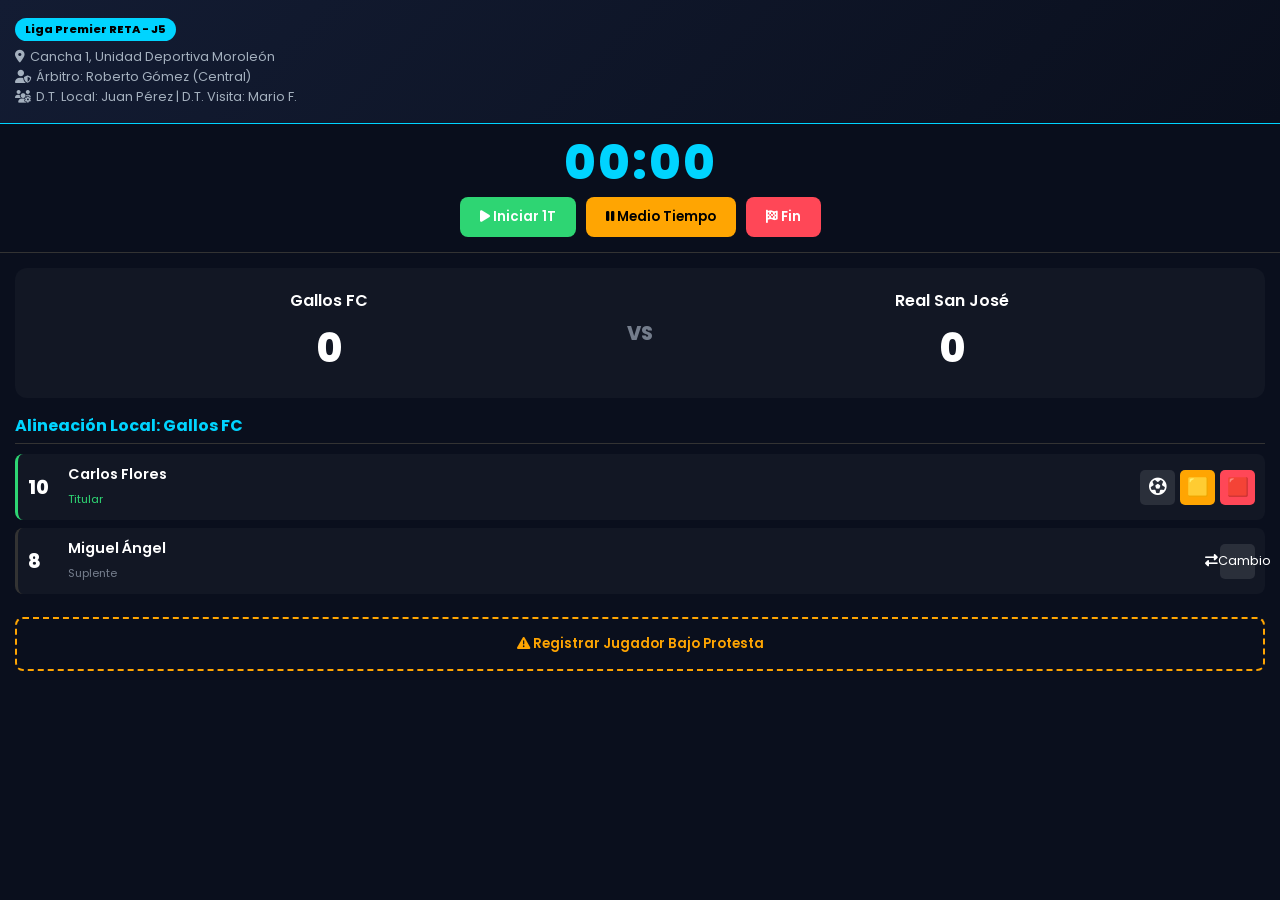
<file: cedula_arbitral.html>
<!DOCTYPE html>
<html lang="es">
<head>
  <meta charset="UTF-8">
  <meta name="viewport" content="width=device-width, initial-scale=1.0, maximum-scale=1.0, user-scalable=no">
  <title>Cédula Digital - Árbitro RETA</title>
  <link href="https://fonts.googleapis.com/css2?family=Poppins:wght@400;600;800&display=swap" rel="stylesheet">
  <link rel="stylesheet" href="https://cdnjs.cloudflare.com/ajax/libs/font-awesome/6.4.0/css/all.min.css">
  <style>
    :root {
      --bg-dark: #0a0f1d;
      --card-bg: rgba(255, 255, 255, 0.03);
      --primary: #00d4ff;
      --danger: #ff4757;
      --warning: #ffa502;
      --success: #2ed573;
    }
    * { box-sizing: border-box; margin: 0; padding: 0; font-family: 'Poppins', sans-serif; }
    body { background-color: var(--bg-dark); color: #fff; padding-bottom: 80px; }
    
    /* Header del Partido */
    .match-header { background: linear-gradient(135deg, #131c33 0%, #0a0f1d 100%); padding: 15px; border-bottom: 1px solid var(--primary); }
    .tournament-badge { display: inline-block; background: var(--primary); color: #000; padding: 3px 10px; border-radius: 20px; font-size: 0.7rem; font-weight: 800; margin-bottom: 5px; }
    .match-info p { font-size: 0.8rem; color: #a4b0be; margin: 2px 0; display: flex; align-items: center; gap: 5px; }
    
    /* Cronómetro Pegajoso */
    .timer-section { position: sticky; top: 0; background: rgba(10, 15, 29, 0.95); backdrop-filter: blur(10px); padding: 15px; text-align: center; border-bottom: 1px solid #333; z-index: 100; }
    .timer-display { font-size: 3rem; font-weight: 800; color: var(--primary); line-height: 1; letter-spacing: 2px; }
    .timer-controls { display: flex; justify-content: center; gap: 10px; margin-top: 10px; }
    .btn-timer { padding: 10px 20px; border: none; border-radius: 8px; font-weight: 600; cursor: pointer; color: #fff; }
    .btn-start { background: var(--success); }
    .btn-pause { background: var(--warning); color: #000; }
    .btn-end { background: var(--danger); }

    /* Marcador */
    .scoreboard { display: flex; justify-content: space-between; align-items: center; padding: 20px 15px; background: var(--card-bg); margin: 15px; border-radius: 12px; }
    .team { text-align: center; flex: 1; }
    .team-name { font-size: 1rem; font-weight: 600; display: block; margin-bottom: 5px; }
    .score { font-size: 2.5rem; font-weight: 800; }
    .vs { font-size: 1.2rem; color: #747d8c; font-weight: 800; }

    /* Panel de Jugadores */
    .players-container { padding: 0 15px; }
    .section-title { font-size: 1rem; margin-bottom: 10px; color: var(--primary); border-bottom: 1px solid #333; padding-bottom: 5px; }
    
    .player-row { display: flex; align-items: center; justify-content: space-between; background: var(--card-bg); padding: 10px; border-radius: 8px; margin-bottom: 8px; border-left: 3px solid #333; }
    .player-row.titular { border-left-color: var(--success); }
    .player-info { display: flex; align-items: center; gap: 10px; }
    .dorsal { font-weight: 800; font-size: 1.2rem; color: #fff; width: 30px; }
    .p-name { font-size: 0.9rem; font-weight: 600; }
    
    .action-btns { display: flex; gap: 5px; }
    .btn-action { width: 35px; height: 35px; border-radius: 5px; border: none; cursor: pointer; font-size: 1.1rem; display: flex; justify-content: center; align-items: center; }
    .btn-goal { background: rgba(255,255,255,0.1); color: #fff; }
    .btn-yellow { background: var(--warning); color: #000; }
    .btn-red { background: var(--danger); color: #fff; }

    /* Botón Flotante Protesta */
    .btn-protesta { width: 100%; padding: 15px; background: transparent; border: 2px dashed var(--warning); color: var(--warning); font-weight: 600; border-radius: 8px; margin-top: 15px; cursor: pointer; }
  </style>
</head>
<body>

  <!-- Cabecera Informativa -->
  <header class="match-header">
    <span class="tournament-badge">Liga Premier RETA - J5</span>
    <div class="match-info">
      <p><i class="fa-solid fa-location-dot"></i> Cancha 1, Unidad Deportiva Moroleón</p>
      <p><i class="fa-solid fa-user-shield"></i> Árbitro: Roberto Gómez (Central)</p>
      <p><i class="fa-solid fa-users-gear"></i> D.T. Local: Juan Pérez | D.T. Visita: Mario F.</p>
    </div>
  </header>

  <!-- Cronómetro -->
  <div class="timer-section">
    <div class="timer-display" id="displayTimer">00:00</div>
    <div class="timer-controls">
      <button class="btn-timer btn-start"><i class="fa-solid fa-play"></i> Iniciar 1T</button>
      <button class="btn-timer btn-pause"><i class="fa-solid fa-pause"></i> Medio Tiempo</button>
      <button class="btn-timer btn-end"><i class="fa-solid fa-flag-checkered"></i> Fin</button>
    </div>
  </div>

  <!-- Marcador Central -->
  <div class="scoreboard">
    <div class="team">
      <span class="team-name">Gallos FC</span>
      <span class="score">0</span>
    </div>
    <div class="vs">VS</div>
    <div class="team">
      <span class="team-name">Real San José</span>
      <span class="score">0</span>
    </div>
  </div>

  <!-- Lista de Jugadores (Ejemplo Equipo A) -->
  <div class="players-container">
    <h3 class="section-title">Alineación Local: Gallos FC</h3>
    
    <!-- Jugador -->
    <div class="player-row titular">
      <div class="player-info">
        <span class="dorsal">10</span>
        <div>
          <p class="p-name">Carlos Flores</p>
          <small style="color:var(--success); font-size:0.7rem;">Titular</small>
        </div>
      </div>
      <div class="action-btns">
        <button class="btn-action btn-goal"><i class="fa-regular fa-futbol"></i></button>
        <button class="btn-action btn-yellow">🟨</button>
        <button class="btn-action btn-red">🟥</button>
      </div>
    </div>

    <!-- Jugador Suplente -->
    <div class="player-row">
      <div class="player-info">
        <span class="dorsal">8</span>
        <div>
          <p class="p-name">Miguel Ángel</p>
          <small style="color:#747d8c; font-size:0.7rem;">Suplente</small>
        </div>
      </div>
      <div class="action-btns">
        <button class="btn-action btn-goal" style="font-size:0.8rem;"><i class="fa-solid fa-right-left"></i> Cambio</button>
      </div>
    </div>

    <!-- Jugar Bajo Protesta -->
    <button class="btn-protesta"><i class="fa-solid fa-triangle-exclamation"></i> Registrar Jugador Bajo Protesta</button>
  </div>

</body>
</html>
</file>
